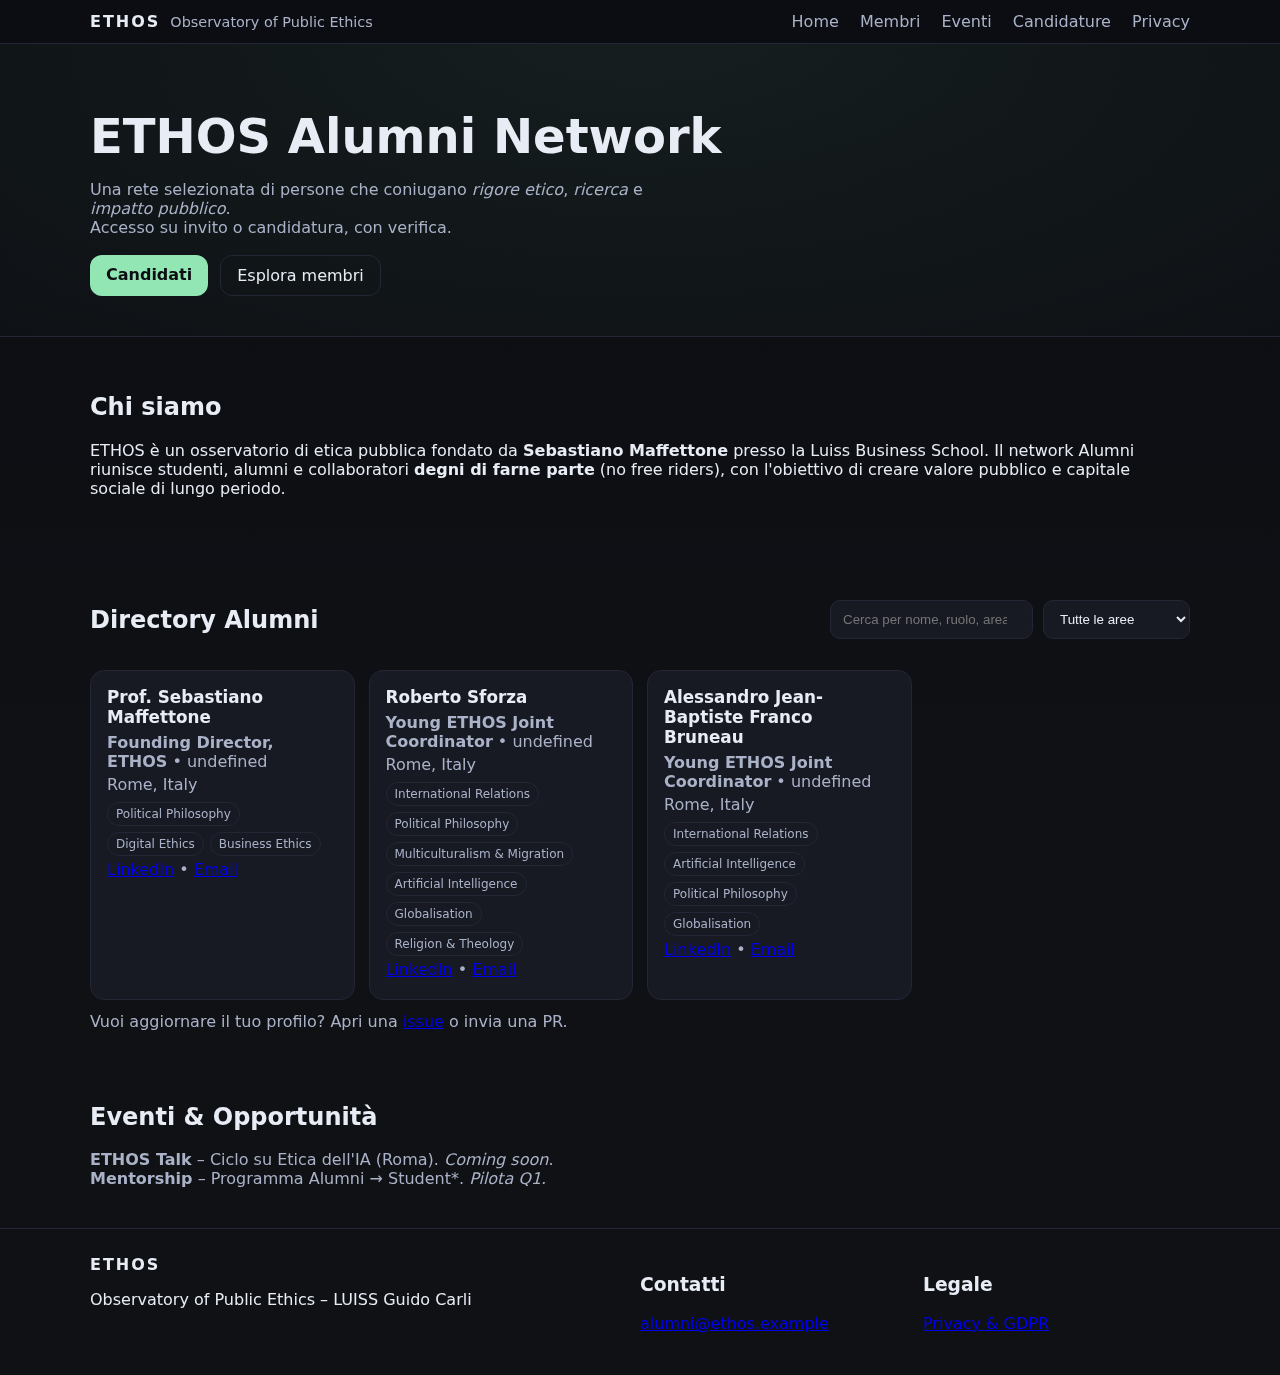
<file: index.html>
<!DOCTYPE html>
<html lang="it">
<head>
  <meta charset="utf-8" />
  <meta name="viewport" content="width=device-width, initial-scale=1" />
  <title>ETHOS Alumni Network</title>
  <meta name="description" content="ETHOS Alumni Network – LUISS Guido Carli: una comunità selezionata di studenti, alumni e collaboratori impegnati nell'etica pubblica.">
  <link rel="stylesheet" href="styles.css" />
</head>
<body>
  <header class="site-header">
    <div class="container nav">
      <div class="brand">
        <div class="logo">ETHOS</div>
        <div class="subtitle">Observatory of Public Ethics</div>
      </div>
      <nav>
        <a href="index.html">Home</a>
        <a href="#directory">Membri</a>
        <a href="#events">Eventi</a>
        <a href="join.html">Candidature</a>
        <a href="privacy.html">Privacy</a>
      </nav>
    </div>
  </header>

  <section class="hero">
    <div class="container">
      <h1>ETHOS Alumni Network</h1>
      <p>Una rete selezionata di persone che coniugano <em>rigore etico</em>, <em>ricerca</em> e <em>impatto pubblico</em>.<br>
      Accesso su invito o candidatura, con verifica.</p>
      <div class="cta">
        <a class="btn" href="join.html">Candidati</a>
        <a class="btn-outline" href="#directory">Esplora membri</a>
      </div>
    </div>
  </section>

  <section class="about container">
    <h2>Chi siamo</h2>
    <p>ETHOS è un osservatorio di etica pubblica fondato da <strong>Sebastiano Maffettone</strong> presso la Luiss Business School. 
    Il network Alumni riunisce studenti, alumni e collaboratori <strong>degni di farne parte</strong> (no free riders), con l'obiettivo di creare valore pubblico e capitale sociale di lungo periodo.</p>
  </section>

  <section id="directory" class="container directory">
    <div class="headline">
      <h2>Directory Alumni</h2>
      <div class="filters">
        <input id="search" type="search" placeholder="Cerca per nome, ruolo, area..." />
        <select id="areaFilter">
          <option value="">Tutte le aree</option>
          <option>Business Ethics</option>
          <option>Digital Ethics</option>
          <option>Bioetica</option>
          <option>AI Ethics</option>
          <option>Etica e Politica</option>
          <option>Etica Ambientale</option>
        </select>
      </div>
    </div>
    <div id="cards" class="cards"></div>
    <p class="note">Vuoi aggiornare il tuo profilo? Apri una <a href="https://github.com/ORG/REPO/issues/new?template=profilo.md" target="_blank" rel="noopener">issue</a> o invia una PR.</p>
  </section>

  <section id="events" class="container">
    <h2>Eventi & Opportunità</h2>
    <ul class="events">
      <li><strong>ETHOS Talk</strong> – Ciclo su Etica dell'IA (Roma). <em>Coming soon</em>.</li>
      <li><strong>Mentorship</strong> – Programma Alumni → Student*. <em>Pilota Q1.</em></li>
    </ul>
  </section>

  <footer class="site-footer">
    <div class="container footer-grid">
      <div>
        <div class="logo small">ETHOS</div>
        <p>Observatory of Public Ethics – LUISS Guido Carli</p>
      </div>
      <div>
        <h3>Contatti</h3>
        <p><a href="mailto:alumni@ethos.example">alumni@ethos.example</a></p>
      </div>
      <div>
        <h3>Legale</h3>
        <p><a href="privacy.html">Privacy & GDPR</a></p>
      </div>
    </div>
  </footer>

  <script src="main.js"></script>
</body>
</html>
</file>
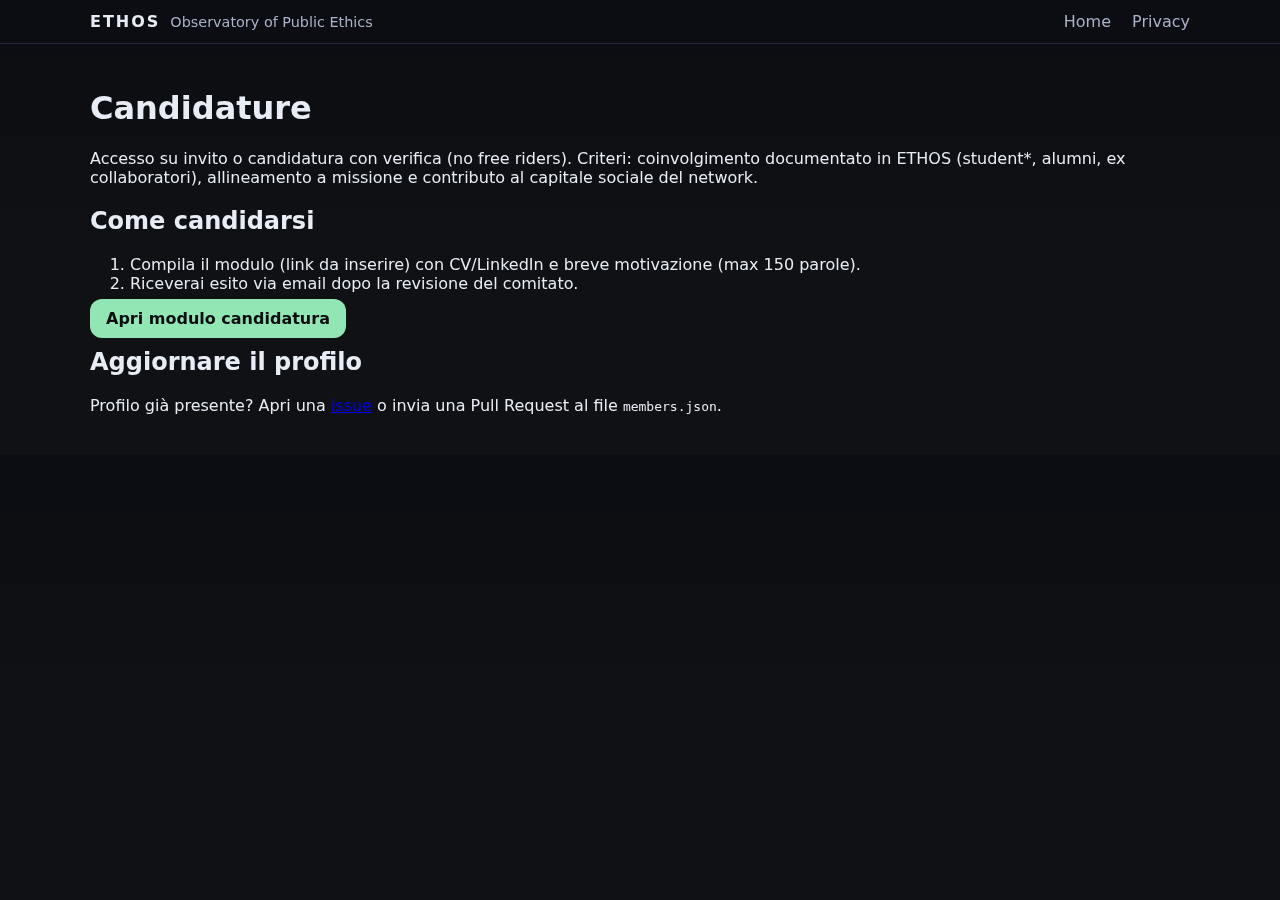
<file: join.html>
<!DOCTYPE html>
<html lang="it">
<head>
  <meta charset="utf-8">
  <meta name="viewport" content="width=device-width, initial-scale=1">
  <title>Candidature – ETHOS Alumni Network</title>
  <link rel="stylesheet" href="styles.css" />
</head>
<body>
  <header class="site-header">
    <div class="container nav">
      <div class="brand"><div class="logo">ETHOS</div><div class="subtitle">Observatory of Public Ethics</div></div>
      <nav>
        <a href="index.html">Home</a>
        <a href="privacy.html">Privacy</a>
      </nav>
    </div>
  </header>
  <main class="container" style="padding:24px 0">
    <h1>Candidature</h1>
    <p>Accesso su invito o candidatura con verifica (no free riders). Criteri: coinvolgimento documentato in ETHOS (student*, alumni, ex collaboratori), allineamento a missione e contributo al capitale sociale del network.</p>
    <h2>Come candidarsi</h2>
    <ol>
      <li>Compila il modulo (link da inserire) con CV/LinkedIn e breve motivazione (max 150 parole).</li>
      <li>Riceverai esito via email dopo la revisione del comitato.</li>
    </ol>
    <p><a class="btn" href="#" onclick="alert('Sostituisci # con il link del modulo (Google Forms, Typeform, ecc.)'); return false;">Apri modulo candidatura</a></p>
    <h2>Aggiornare il profilo</h2>
    <p>Profilo già presente? Apri una <a href="https://github.com/ORG/REPO/issues/new?template=profilo.md" target="_blank" rel="noopener">issue</a> o invia una Pull Request al file <code>members.json</code>.</p>
  </main>
</body>
</html>
</file>
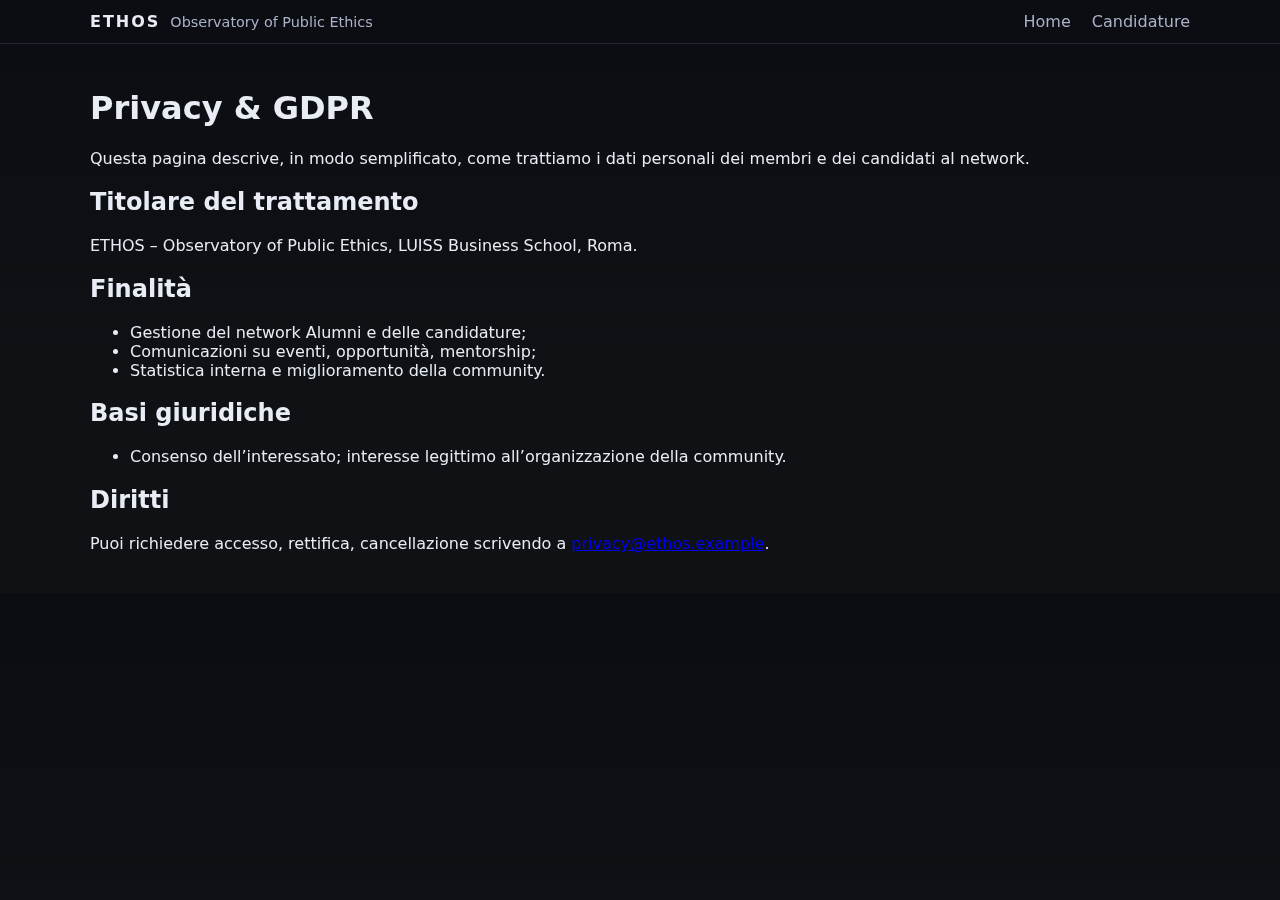
<file: privacy.html>
<!DOCTYPE html>
<html lang="it">
<head>
  <meta charset="utf-8">
  <meta name="viewport" content="width=device-width, initial-scale=1">
  <title>Privacy & GDPR – ETHOS Alumni Network</title>
  <link rel="stylesheet" href="styles.css" />
</head>
<body>
  <header class="site-header">
    <div class="container nav">
      <div class="brand"><div class="logo">ETHOS</div><div class="subtitle">Observatory of Public Ethics</div></div>
      <nav>
        <a href="index.html">Home</a>
        <a href="join.html">Candidature</a>
      </nav>
    </div>
  </header>
  <main class="container" style="padding:24px 0">
    <h1>Privacy & GDPR</h1>
    <p>Questa pagina descrive, in modo semplificato, come trattiamo i dati personali dei membri e dei candidati al network.</p>
    <h2>Titolare del trattamento</h2>
    <p>ETHOS – Observatory of Public Ethics, LUISS Business School, Roma.</p>
    <h2>Finalità</h2>
    <ul>
      <li>Gestione del network Alumni e delle candidature;</li>
      <li>Comunicazioni su eventi, opportunità, mentorship;</li>
      <li>Statistica interna e miglioramento della community.</li>
    </ul>
    <h2>Basi giuridiche</h2>
    <ul>
      <li>Consenso dell’interessato; interesse legittimo all’organizzazione della community.</li>
    </ul>
    <h2>Diritti</h2>
    <p>Puoi richiedere accesso, rettifica, cancellazione scrivendo a <a href="mailto:privacy@ethos.example">privacy@ethos.example</a>.</p>
  </main>
</body>
</html>
</file>
<file: styles.css>
/* Minimal, clean styles */
:root { --bg:#0f1115; --card:#171923; --muted:#aab2c8; --text:#e7ecf5; --accent:#91e6b3; --line:#232635; }
* { box-sizing: border-box; }
body { margin:0; font-family: ui-sans-serif, system-ui, -apple-system, Segoe UI, Roboto, "Helvetica Neue", Arial, "Noto Sans", "Liberation Sans"; color: var(--text); background: linear-gradient(180deg,#0b0d12,#0f1115 60%); }
.container { width: min(1100px, 92vw); margin: 0 auto; }
.site-header { border-bottom:1px solid var(--line); position: sticky; top:0; backdrop-filter: saturate(1.2) blur(6px); background: rgba(11,13,18,0.6); z-index:20; }
.nav { display:flex; align-items:center; justify-content:space-between; padding:12px 0; }
.brand { display:flex; align-items: baseline; gap:10px; }
.logo { font-weight:800; letter-spacing:2px; }
.subtitle { color: var(--muted); font-size: 0.9rem; }
nav a { color: var(--muted); text-decoration:none; margin-left:16px; }
nav a:hover { color: var(--text); }
.hero { padding: 64px 0 40px; border-bottom:1px solid var(--line); background: radial-gradient(1200px 500px at 50% -10%, rgba(145,230,179,0.08), transparent); }
.hero h1 { font-size: clamp(2rem, 4vw, 3rem); margin: 0 0 10px; }
.hero p { color: var(--muted); max-width: 60ch; }
.cta { display:flex; gap:12px; margin-top: 18px; }
.btn, .btn-outline { padding:10px 16px; border-radius:12px; text-decoration:none; }
.btn { background: var(--accent); color:#0b0d12; font-weight:700; }
.btn-outline { border:1px solid var(--line); color: var(--text); }
.about { padding: 36px 0; }
.directory { padding: 36px 0; }
.headline { display:flex; align-items:center; justify-content:space-between; gap:16px; flex-wrap: wrap; }
.filters { display:flex; gap:10px; }
input[type="search"], select { background: var(--card); color: var(--text); border:1px solid var(--line); border-radius:10px; padding:10px 12px; }
.cards { display:grid; grid-template-columns: repeat(auto-fill, minmax(260px, 1fr)); gap:14px; margin-top: 16px; }
.card { background: var(--card); border:1px solid var(--line); padding:16px; border-radius:14px; }
.card h3 { margin:0 0 6px; font-size: 1.05rem; }
.card p { margin: 4px 0; color: var(--muted); }
.badges { display:flex; gap:6px; flex-wrap:wrap; margin-top:8px; }
.badge { font-size: 0.75rem; border:1px solid var(--line); border-radius:999px; padding: 4px 8px; color: var(--muted); }
.events { list-style: none; padding: 0; margin: 6px 0 0; color: var(--muted); }
.site-footer { border-top:1px solid var(--line); margin-top: 40px; padding: 26px 0; }
.footer-grid { display:grid; grid-template-columns: 2fr 1fr 1fr; gap: 16px; }
.logo.small { font-weight:800; letter-spacing:2px; font-size: 1rem; }
.note { margin-top: 12px; color: var(--muted); }
@media (max-width: 760px) { .footer-grid { grid-template-columns: 1fr; } }
</file>
